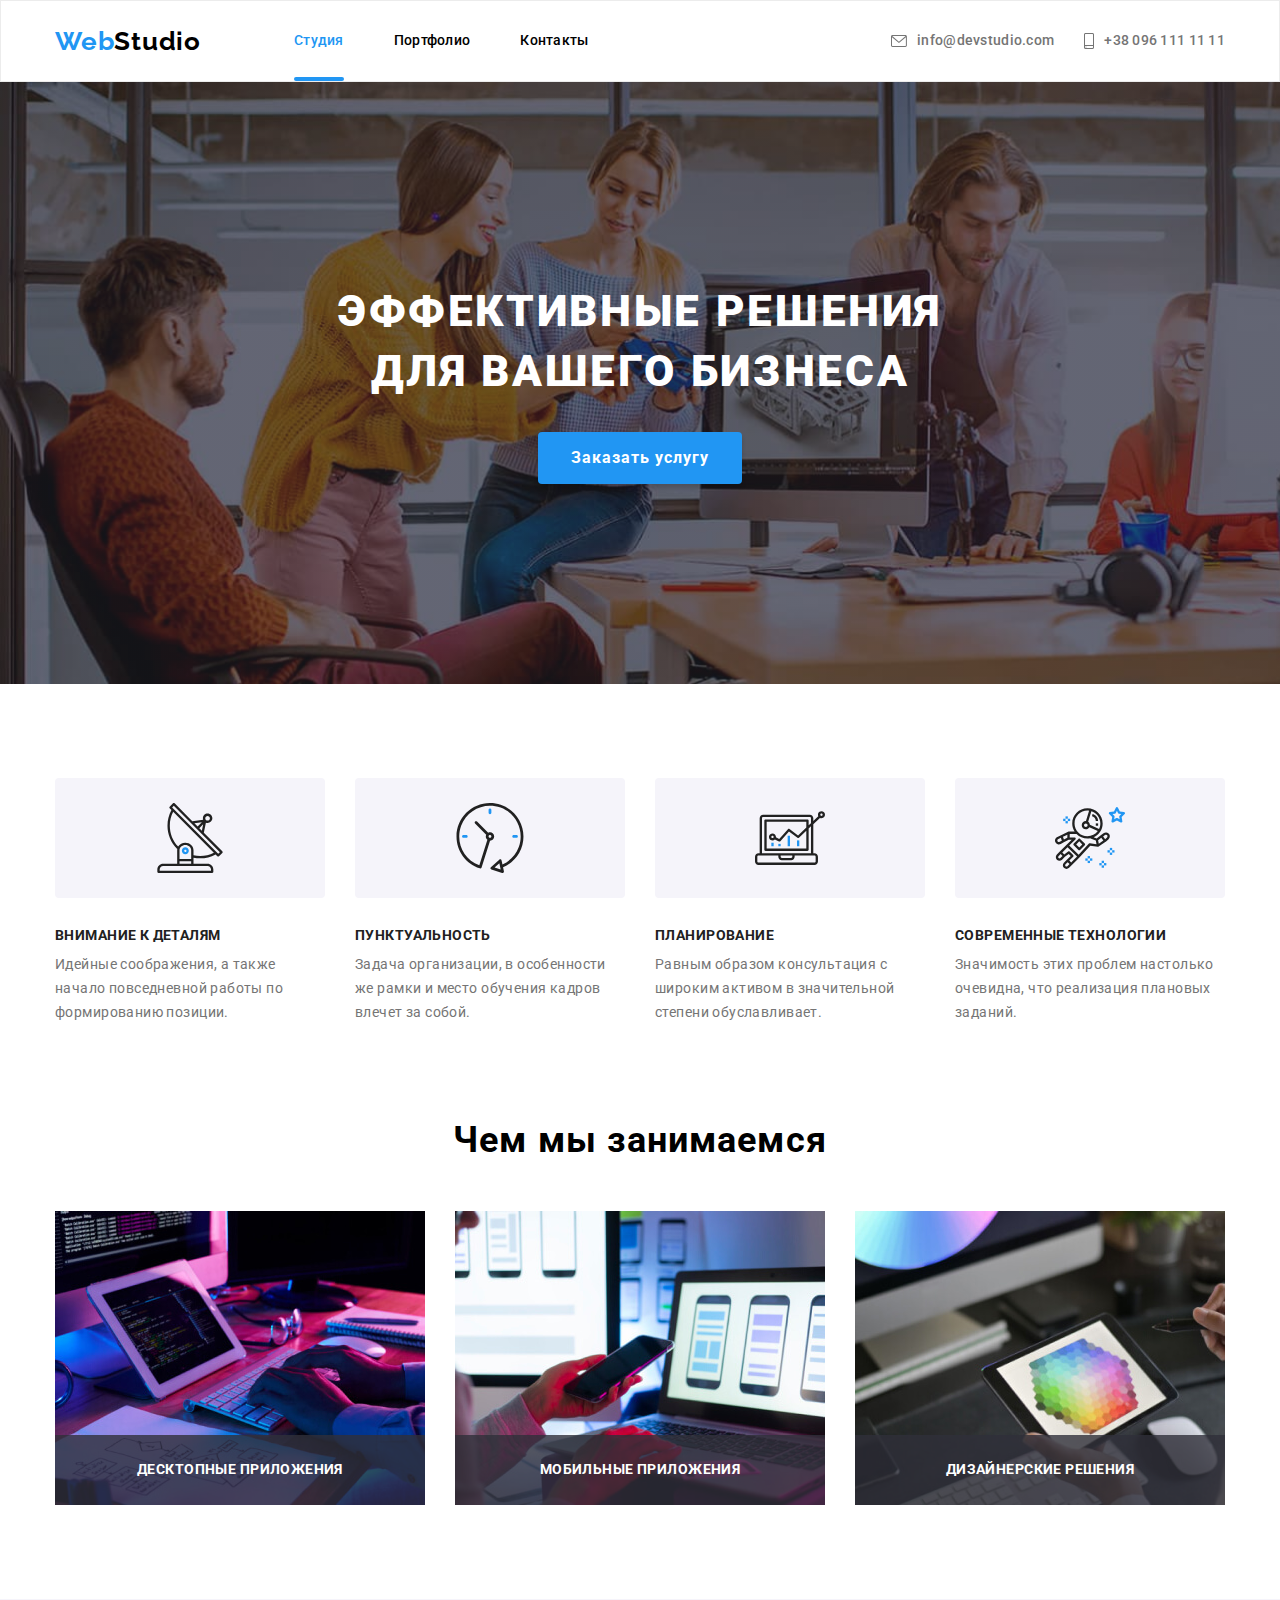
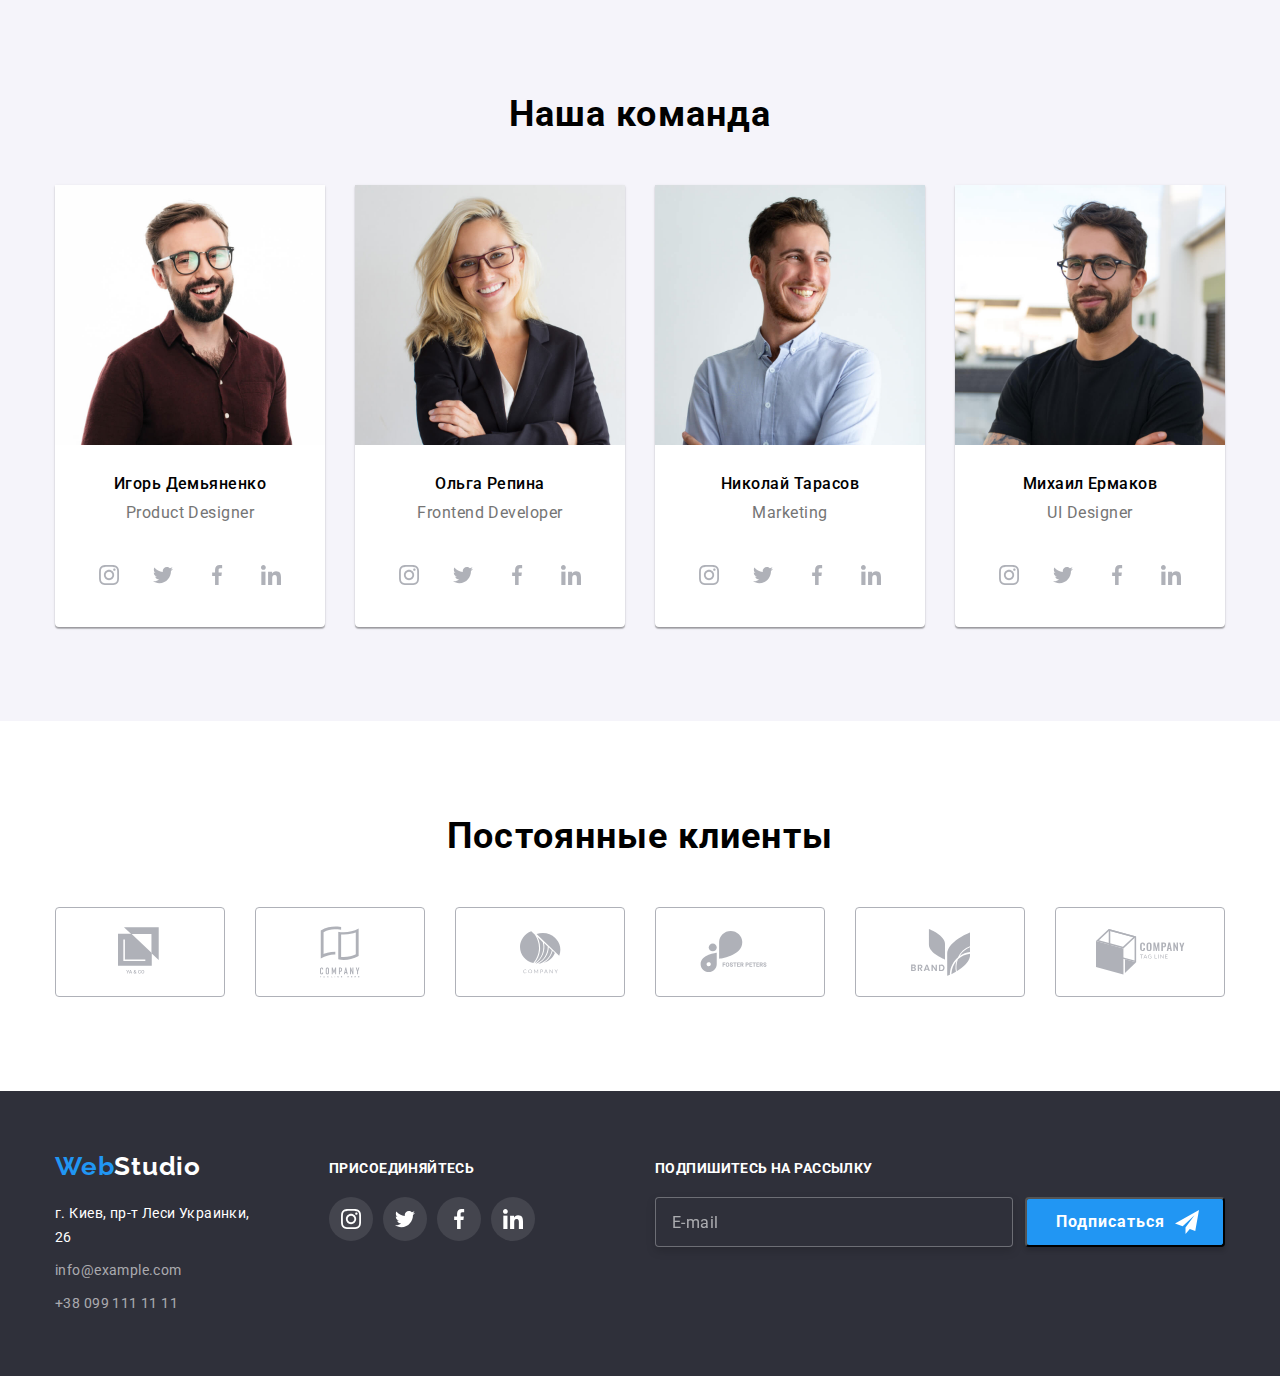
<file: index.html>
<!DOCTYPE html>
<html lang="ru">
<head>
    <meta charset="UTF-8">
    <meta name="viewport" content="width=device-width, initial-scale=1.0">
    <title>Document</title>
    <link rel="preconnect" href="https://fonts.gstatic.com">
    <link href="https://fonts.googleapis.com/css2?family=Raleway:wght@700&family=Roboto:wght@400;500;700;900&display=swap"
        rel="stylesheet">
    <link rel="stylesheet" href="https://cdnjs.cloudflare.com/ajax/libs/modern-normalize/1.0.0/modern-normalize.min.css">
    <link rel="stylesheet" href="./css/style.css"> 
      <link
    rel="stylesheet"
    href="https://cdnjs.cloudflare.com/ajax/libs/animate.css/4.1.1/animate.min.css"
  />
</head>
<body class="body">
   
    <header class="header"> <!-- Шапка сайта-->
        <div class="container">

        <nav class="main-nav"> <!-- Главный блок навигации -->
            
            <a href="./index.html" class="logo"> <!--"/" - вернуться на главную страницу-->
            Web<span class="logo-web">Studio</span></a>
            <ul class ="site-nav">
            <li class="item"><a href="" class="link current">Студия</a></li>
            <li class="item"><a href="./portfolio.html" class="link jaja">Портфолио</a></li>
            <li class="item"><a href="" class="link jaja">Контакты</a></li>
            </ul>
        </nav>
            <ul class="site-auth">
                <li class="item"><a href="mailto:info@devstudio.com" class="auth-list_link icon-mail">
                        <svg class="auth-list_icona">
                            <use href="./images/sprite.svg#mail"></use>
                        </svg>
                        info@devstudio.com</a></li>
                <li class="item"><a href="tel:+380961111111" class="auth-list_link icon-telephone">
                        <svg class="auth-list_iconb">
                            <use href="./images/sprite.svg#smartphone"></use>
                        </svg>+38 096 111 11 11</a></li>
            </ul>
            </div>
    </header>
<main>

     <!--Герой-->
        <section class="hero-section">
        <div class="container">
            <h1 class="hero-title">Эффективные решения для вашего бизнеса</h1>
            <button class="button animate__fadeInUp" data-modal-open>Заказать услугу</button>
        </div>
        </section>
        
                           <!--Advantages-->
    <section class="section advantages-section">
        <div class="container">
        <h2 class="visually-hidden">Наши преимущества</h2>
        <ul class="advantages-list">
            <li class="advantages-list-item icon-antena">
                <div class="advantages-icon">
                <a href="" class="advantages-icon_link">
                    <svg class="icon-list_icon" width="70" height="70">
                        <use href="./images/sprite.svg#antenna"></use>
                    </svg>
                </a>
                </div>

            <h3 class="advantages-title">Внимание к деталям</h3>
            <p class="advantages-content">Идейные соображения, а также начало повседневной работы по формированию позиции.</p>
            
        </li>

            <li class="advantages-list-item icon-clock">
                <div class="advantages-icon">
                    <a href="" class="advantages-icon_link">
                        <svg class="icon-list_icon" width="70" height="70">
                            <use href="./images/sprite.svg#clock"></use>
                        </svg>
                    </a>
                </div>
                <h3 class="advantages-title">Пунктуальность</h3>
                <p class="advantages-content">Задача организации, в особенности же рамки и место обучения кадров влечет за собой.</p>
            </li>

            <li class="advantages-list-item icon-diagram">
                <div class="advantages-icon">
                    <a href="" class="advantages-icon_link">
                        <svg class="icon-list_icon" width="70" height="70">
                            <use href="./images/sprite.svg#diagram"></use>
                        </svg>
                    </a>
                </div>
                <h3 class="advantages-title">Планирование</h3>
                <p class="advantages-content">Равным образом консультация с широким активом в значительной степени обуславливает.</p>
            </li> 

            <li class="advantages-list-item icon-astronaut">
                <div class="advantages-icon">
                    <a href="" class="advantages-icon_link">
                        <svg class="icon-list_icon" width="70" height="70">
                            <use href="./images/sprite.svg#astronaut"></use>
                        </svg>
                    </a>
                </div>
                <h3 class="advantages-title">Современные технологии</h3>
                <p class="advantages-content">Значимость этих проблем настолько очевидна, что реализация плановых заданий.</p>
            </li>
        </ul>
        </div>
    </section>
                      <!--Products-->
    <section class="section products-section">
        <div class="container">
        <h2 class="products-title">Чем мы занимаемся</h2>
        <ul class="product-list" >
        <li class="item">
            <div class="product-cover">
                <img src="./images/Notepad.jpg" alt="">
                <div class="product-cover_content">
                    <p>
                        Десктопные приложения
                    </p>
                </div>
            </div>
        </li>

        <li class="item">
        <div class="product-cover">
        <img src="./images/PhoneLaptop.jpg" alt="">
        <div class="product-cover_content">
            <p>
                Мобильные приложения
            </p>
        </div>
        </div>

        </li>
        <li class="item">
        <div class="product-cover">
        <img src="./images/Pixel.jpg" alt="">
        <div class="product-cover_content">
        <p>
            Дизайнерские решения
        </p>
        </div>
        </div>
        </li>
        </ul>
        </div>
    </section>
                        <!--Team-->
    <section class="section team-section">
        <div class="container">
        <h2 class="team-title">Наша команда</h2>
        <ul class="team-list">
        <li class="item">
            <img src="./images/Igor.jpg" alt="Игорь Демьяненко"  width="280" class="teammate-img">
            <h3 class="teammate-name">Игорь Демьяненко</h3>
            <p lang="en" class="teammate-position">Product Designer</p>
        <ul class="social-list">
            <li class="social-list_item">
                <a href="" class="social-list_link">
                    <svg class="social-list_icon">
                        <use href="./images/sprite.svg#instagram" aria-label="Share to instagram"></use>
                    </svg>
                </a>
            </li>
            <li class="social-list_item">
                <a href="" class="social-list_link">
                    <svg class="social-list_icon">
                        <use href="./images/sprite.svg#twitter" aria-label="Share to twitter"></use>
                    </svg>
                </a>
            </li>
            <li class="social-list_item">
                <a href="" class="social-list_link">
                    <svg class="social-list_icon">
                        <use href="./images/sprite.svg#facebook" aria-label="Share to facebook"></use>
                    </svg>
                </a>
            </li>
            <li class="social-list_item">
                <a href="" class="social-list_link">
                    <svg class="social-list_icon">
                        <use href="./images/sprite.svg#linkedin" aria-label="Share to linkedin"></use>
                    </svg>
                </a>
            </li>
        </ul>
        </li>
        <li class="item">
            <img src="./images/Olha.jpg" alt="Ольга Репина"  width="280" class="teammate-img">
            <h3 class="teammate-name">Ольга Репина</h3>
            <p lang="en" class="teammate-position">Frontend Developer</p>
            <ul class="social-list">
                <li class="social-list_item">
                    <a href="" class="social-list_link">
                        <svg class="social-list_icon">
                            <use href="./images/sprite.svg#instagram" aria-label="Share to instagram"></use>
                        </svg>
                    </a>
                </li>
                <li class="social-list_item">
                    <a href="" class="social-list_link">
                        <svg class="social-list_icon">
                            <use href="./images/sprite.svg#twitter" aria-label="Share to twitter"></use>
                        </svg>
                    </a>
                </li>
                <li class="social-list_item">
                    <a href="" class="social-list_link">
                        <svg class="social-list_icon">
                            <use href="./images/sprite.svg#facebook" aria-label="Share to facebook"></use>
                        </svg>
                    </a>
                </li>
                <li class="social-list_item">
                    <a href="" class="social-list_link">
                        <svg class="social-list_icon">
                            <use href="./images/sprite.svg#linkedin" aria-label="Share to linkedin"></use>
                        </svg>
                    </a>
                </li>
            </ul>
        </li>
        <li class="item">
            <img src="./images/Nikolay.jpg" alt="Николай Тарасов"  width="280" class="teammate-img">
            <h3 class="teammate-name">Николай Тарасов</h3>
            <p lang="en" class="teammate-position">Marketing</p>
        <ul class="social-list">
            <li class="social-list_item">
                <a href="" class="social-list_link">
                    <svg class="social-list_icon">
                        <use href="./images/sprite.svg#instagram" aria-label="Share to instagram"></use>
                    </svg>
                </a>
            </li>
            <li class="social-list_item">
                <a href="" class="social-list_link">
                    <svg class="social-list_icon">
                        <use href="./images/sprite.svg#twitter"  aria-label="Share to twitter"></use>
                    </svg>
                </a>
            </li>
            <li class="social-list_item">
                <a href="" class="social-list_link">
                    <svg class="social-list_icon">
                        <use href="./images/sprite.svg#facebook" aria-label="Share to facebook"></use>
                    </svg>
                </a>
            </li>
            <li class="social-list_item">
                <a href="" class="social-list_link">
                    <svg class="social-list_icon">
                        <use href="./images/sprite.svg#linkedin" aria-label="Share to linkedin"></use>
                    </svg>
                </a>
            </li>
        </ul>
        </li>
        <li class="item">
            <img src="./images/Michail.jpg" alt="Михаил Ермаков"  width="280" class="teammate-img">
            <h3 class="teammate-name">Михаил Ермаков</h3>
            <p lang="en" class="teammate-position">UI Designer</p>
        <ul class="social-list">
     <li class="social-list_item">
                <a href="" class="social-list_link">
                    <svg class="social-list_icon">
                        <use href="./images/sprite.svg#instagram" aria-label="Share to instagram"></use>
                    </svg>
                </a>
            </li>
          <li class="social-list_item">
                <a href="" class="social-list_link">
                    <svg class="social-list_icon">
                        <use href="./images/sprite.svg#twitter" aria-label="Share to twitter"></use>
                    </svg>
                </a>
            </li>
            <li class="social-list_item">
                <a href="" class="social-list_link">
                    <svg class="social-list_icon">
                        <use href="./images/sprite.svg#facebook" aria-label="Share to facebook"></use>
                    </svg>
                </a>
            </li>
          <li class="social-list_item">
                <a href="" class="social-list_link">
                    <svg class="social-list_icon">
                        <use href="./images/sprite.svg#linkedin" aria-label="Share to linkedin"></use>
                    </svg>
                </a>
            </li>
        </ul>
        </li>
        </ul>
        </div>
    </section>
                         <!--Clients-->
    <section class="section clients-section">
        <div class="container">
            <h2 class="clients-title">Постоянные клиенты</h2>
            <ul class="clients-list">
                <li class="clients-list_item">
                <a href="" class="clients-list_link">
                    <svg class="clients-list_icon" width="45" height="50">
                        <use href="./images/sprite.svg#logo-1"></use>
                    </svg>
                </a>
                </li>
                <li class="clients-list_item">
                    <a href="" class="clients-list_link">
                        <svg class="clients-list_icon" width="40" height="52">
                            <use href="./images/sprite.svg#logo-2"></use>
                        </svg>
                    </a>
                </li><li class="clients-list_item">
                    <a href="" class="clients-list_link">
                        <svg class="clients-list_icon" width="41" height="43">
                            <use href="./images/sprite.svg#logo-3"></use>
                        </svg>
                    </a>
                </li><li class="clients-list_item">
                    <a href="" class="clients-list_link">
                        <svg class="clients-list_icon" width="80" height="42">
                            <use href="./images/sprite.svg#logo-4"></use>
                        </svg>
                    </a>
                </li><li class="clients-list_item">
                    <a href="" class="clients-list_link">
                        <svg class="clients-list_icon" width="59" height="47">
                            <use href="./images/sprite.svg#logo-5"></use>
                        </svg>
                    </a>
                </li>
                <li class="clients-list_item">
                    <a href="" class="clients-list_link">
                        <svg class="clients-list_icon" width="89" height="46">
                            <use href="./images/sprite.svg#logo-6"></use>
                        </svg>
                    </a>
                </li>
            </ul>
        </div>
    </section>
    
</main>

                    <!--Footer-->
    <footer class="footer">
     <div class="container footer-conteiner_head">
     <div class="footer-list">
        <div class="footer-first_item">
        <a href="./index.html" class="logo">
            <!--"/" - вернуться на главную страницу-->
            Web<span class="logo-footer-accent">Studio</span>
        </a>
        <address>
            <ul class="footer-address-list">
            <li class="item"><a href="https://goo.gl/maps/9YoqFHSqJAAs1rC1A" target="_blank" class="footer-maps">г. Киев, пр-т Леси Украинки, 26</a></li>
            <li class="item"><a href="mailto:info@example.com" class="footer-link">info@example.com</a></li>
            <li class="item"><a href="tel:+380991111111" class="footer-link">+38 099 111 11 11</a></li>
            </ul>
        </address>
        </div>

        <div class="footer-second_item">
            <b class="footer-social_title">присоединяйтесь</b>
            <ul class="footer-list_social">
                <li class="footer-list_item">
                    <a href="" class="footer-list_link">
                        <svg class="footer-list_icon">
                            <use href="./images/sprite.svg#instagram"></use>
                        </svg>
                    </a>
                </li>
                <li class="footer-list_item">
                    <a href="" class="footer-list_link">
                        <svg class="footer-list_icon">
                            <use href="./images/sprite.svg#twitter"></use>
                        </svg>
                    </a>
                </li>
                <li class="footer-list_item">
                    <a href="" class="footer-list_link">
                        <svg class="footer-list_icon">
                            <use href="./images/sprite.svg#facebook"></use>
                        </svg>
                    </a>
                </li>
                <li class="footer-list_item">
                    <a href="" class="footer-list_link">
                        <svg class="footer-list_icon">
                            <use href="./images/sprite.svg#linkedin"></use>
                        </svg>
                    </a>
                </li>
            </ul>
        </div>
        <div class="footer-form_item">
            <b class="footer-form_title">Подпишитесь на рассылку</b>
            <div class="footer-form_input"><label for="text"></label>
            <input type="text" name="text" id="text" class="footer-input" placeholder="E-mail">
            <button type="submit" class="button-form"><svg class="button-form-icons">
                <use href="./images/sprite.svg#send"></use>
            </svg>Подпиcаться</button>
          
            </div>
        </div>

        </div>
        </div>
    </footer>
                        <!--Backdrop-->
    <div class="backdrop is-hidden" data-modal>
        <div class="modal">
            <button class="modal-button" data-modal-close>
                <svg class="vector_icon">
                    <use href="./images/sprite.svg#vector"></use>
                </svg>
            </button>
           <form action="" class="form"> 
               <p class="mode-title">Оставьте свои данные, мы вам перезвоним</p>
               
               <!--1:10:00 https://www.youtube.com/watch?v=Ssws6DoJ3oY&feature=youtu.be-->
                              
                <label class="form-field form-label">Имя
                <span class="icon-position"><input type="text" id="name" name="user_name" autofocus class="form-input">
                <svg class="form-icons">
                    <use href="./images/sprite.svg#person-form"></use>
                </svg>
                </span>
                </label>
 

            <!--ИЛИ <div class="form-field">
                    1:10:00 https://www.youtube.com/watch?v=Ssws6DoJ3oY&feature=youtu.be-->
                <!--             
                    <label for="name" class="form-label">Имя</label>
                    <svg class="form-icons">
                        <use href="./images/sprite.svg#person-form"></use>
                    </svg>
                    <input type="text" id="name" autofocus class="form-input">
                </div>-->
           
                <label class="form-field form-label">Телефон
                    <span class="icon-position">
                <input type="tell" name="tel" class="form-input">
                <svg class="form-icons">
                    <use href="./images/sprite.svg#phone-form"></use>
                </svg>
                </span>
            </label>

            
                <label for="mail" class="form-field">Почта
                    <span class="icon-position">
                <input type="email" name="email" id="mail" class="form-input">
                <svg class="form-icons">
                    <use href="./images/sprite.svg#form-mail_3"></use>
                </svg>
                </span>
                </label>
           
            <div class="form-field form-field_comment">
                <label for="comment">Комментарий</label>
                <textarea class="comment" name="comment" id="comment" rows="5" placeholder="Введите текст"></textarea>
            </div>
            
            <!--============Кастомный Checkbox================-->
            <label class="form-checkbox">
            <input class="checkbox" type="checkbox" name="policy" value="accept-policy">
            <span class="check-icon"></span>
            <!--<svg class="check-icon">
                <use href="./images/sprite.svg#check"></use>
            </svg>-->
            Соглашаюсь с рассылкой и принимаю <a href="" class="policy-info">Условия договора</a>
            </label>
        <!--===========Кастомный Checkbox END=============-->
            <button type="submit" class="mode-button">Отправить</button>

            </form>
            
        </div>
    </div>
        <!-- Ставим перед закрывающим тегом body (Java Script) -->
    <script src="./js/modal.js"></script>
                      
</body>
</html>
</file>
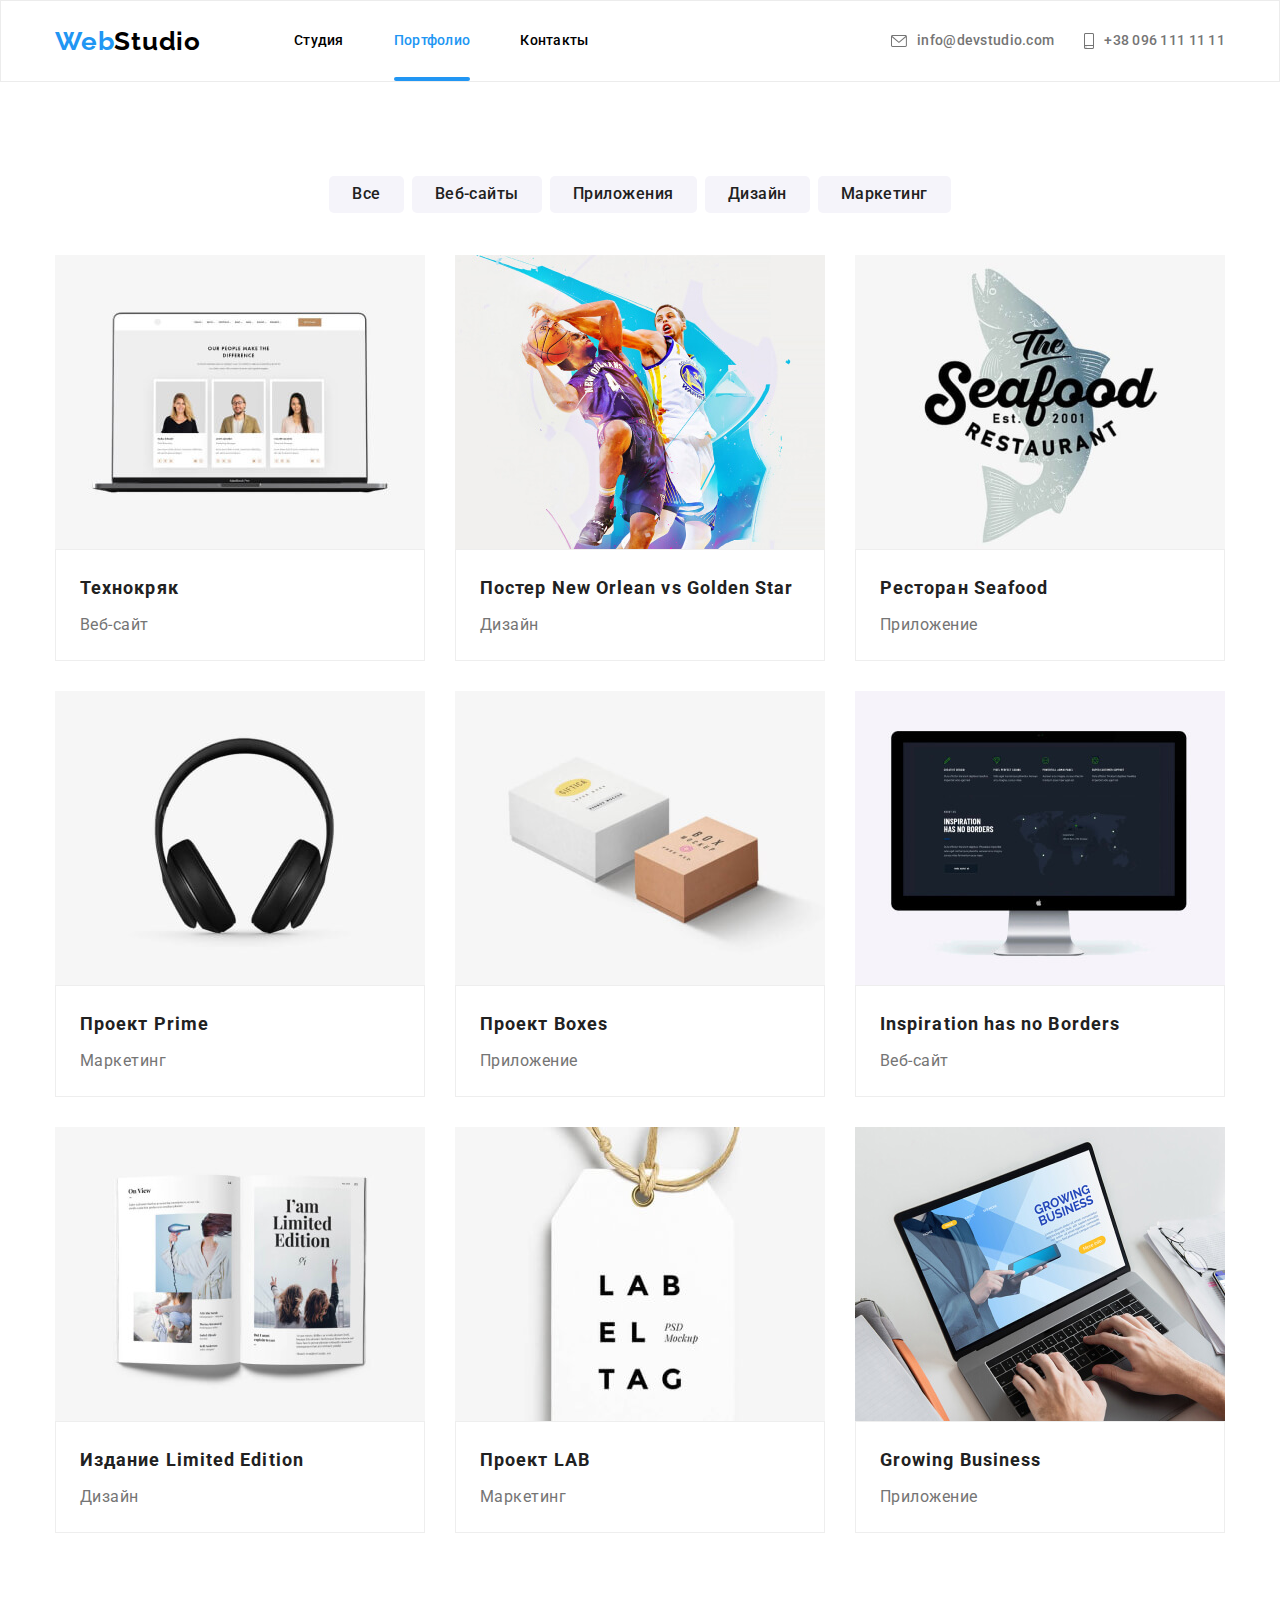
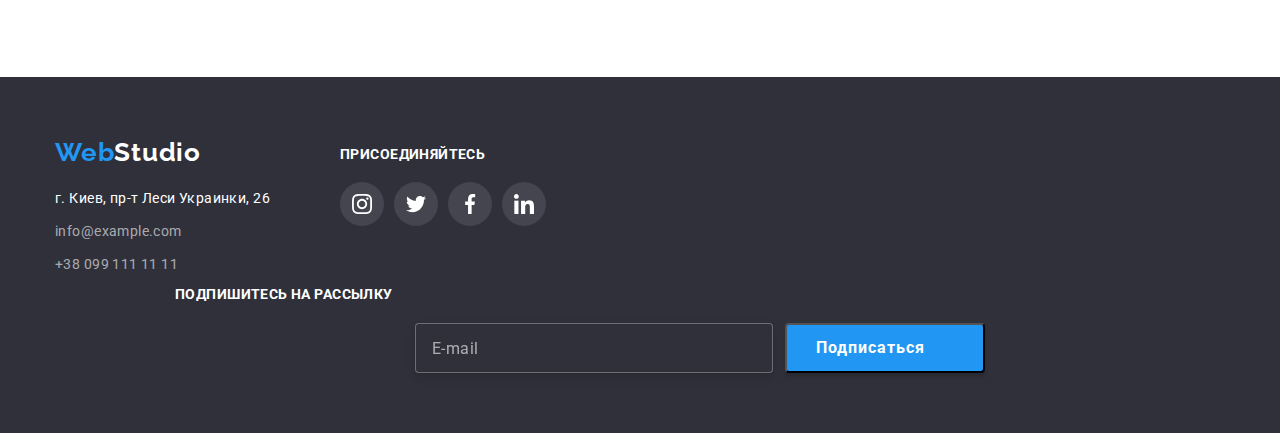
<file: portfolio.html>
<!DOCTYPE html>
<html lang="ru">

<head>
    <meta charset="UTF-8">
    <meta name="viewport" content="width=device-width, initial-scale=1.0">
    <title>Document</title>
    <link rel="preconnect" href="https://fonts.gstatic.com">
    <link
        href="https://fonts.googleapis.com/css2?family=Raleway:wght@700&family=Roboto:wght@400;500;700;900&display=swap"
        rel="stylesheet">
    <link rel="stylesheet"
        href="https://cdnjs.cloudflare.com/ajax/libs/modern-normalize/1.0.0/modern-normalize.min.css">
    <link rel="stylesheet" href="./css/style.css" />
</head>
<body class="body">

<header class="header">
    <!-- Шапка сайта-->
    <div class="container">

        <nav class="main-nav">
            <!-- Главный блок навигации -->

            <a href="./index.html" class="logo">
                <!--"/" - вернуться на главную страницу-->
                Web<span class="logo-web">Studio</span></a>
            <ul class="site-nav">
                <li class="item"><a href="./index.html" class="link">Студия</a></li>
                <li class="item"><a href="" class="link current">Портфолио</a></li>
                <li class="item"><a href="" class="link">Контакты</a></li>
            </ul>
        </nav>
        <ul class="site-auth">
            <li class="item"><a href="mailto:info@devstudio.com" class="auth-list_link icon-mail">
                    <svg class="auth-list_icona">
                        <use href="./images/sprite.svg#mail"></use>
                    </svg>
                    info@devstudio.com</a></li>
            <li class="item"><a href="tel:+380961111111" class="auth-list_link icon-telephone">
                    <svg class="auth-list_iconb">
                        <use href="./images/sprite.svg#smartphone"></use>
                    </svg>+38 096 111 11 11</a></li>
        </ul>
    </div>
</header>
   
    <main>
        <section class="section filter-section">
            <div class="container">
            <h1 class="visually-hidden">Портфолио</h1>
        <ul class="filter-buttom-list">
            <li class="item"><button type="button" class="filter-button">Все</button></li>
            <li class="item"><button type="button" class="filter-button">Веб-сайты</button></li>
            <li class="item"><button type="button" class="filter-button">Приложения</button></li>
            <li class="item"><button type="button" class="filter-button">Дизайн</button></li>
            <li class="item"><button type="button" class="filter-button">Маркетинг</button></li>
        </ul>
        <ul class="filter-list">
            <li class="filter-list-item">
                <a href="" class="filter-list_link">
            <div class="filter-thumb">
                    <img src="./images/portfolio.jpg" alt="Технокряк" width="370" class="filter-img">
            <div class="filter-cover">
                    <p>Технокряк это современная площадка распространения коронавируса. Компании используют эту платформу для цифрового
                        шпионажа и атак на защищённые сервера конкурентов</p>
                </div>
            </div>
                <div class="card-content">
                <h2 class="filter-experience">Технокряк</h2>
                <p class="filter-product">Веб-сайт</p>
                </div>
                </a>

            </li>
            <li class="filter-list-item">
                <a href="" class="filter-list_link">
                <div class="filter-thumb">
                    <img src="./images/portfolio2.jpg" alt="Постер New Orlean vs Golden Star" width="370" class="filter-img">
                <div class="filter-cover">
                    <p>Технокряк это современная площадка распространения коронавируса. Компании используют эту платформу для цифрового
                        шпионажа и атак на защищённые сервера конкурентов</p>
                </div>
            </div>
            <div class="card-content">
                <h2 class="filter-experience">Постер New Orlean vs Golden Star</h2>
                <p class="filter-product">Дизайн</p>
                </div>
                </a>
            </li>
            <li class="filter-list-item">
                <a href="" class="filter-list_link">
                <div class="filter-thumb">
                    <img src="./images/portfolio3.jpg" alt="Ресторан Seafood" width="370" class="filter-img">
                <div class="filter-cover">
                    <p>Технокряк это современная площадка распространения коронавируса. Компании используют эту платформу для цифрового
                        шпионажа и атак на защищённые сервера конкурентов</p>
                </div>
            </div>
            <div class="card-content">
                <h2 class="filter-experience">Ресторан Seafood</h2>
                <p class="filter-product">Приложение</p>
                </div>
                </a>
            </li>
            <li class="filter-list-item">
                <a href="" class="filter-list_link">
                <div class="filter-thumb">
                    <img src="./images/portfolio4.jpg" alt="Проект Prime" width="370" class="filter-img">
                <div class="filter-cover">
                    <p>Технокряк это современная площадка распространения коронавируса. Компании используют эту платформу для цифрового
                        шпионажа и атак на защищённые сервера конкурентов</p>
                </div>
            </div>
            <div class="card-content">
                <h2 class="filter-experience">Проект Prime</h2>
                <p class="filter-product">Маркетинг</p>
                </div>
                </a>
            </li>
            <li class="filter-list-item">
               <a href="" class="filter-list_link">
                <div class="filter-thumb">
                <img src="./images/portfolio5.jpg" alt="Проект Boxes" width="370" class="filter-img">
                <div class="filter-cover">
                    <p>Технокряк это современная площадка распространения коронавируса. Компании используют эту платформу для цифрового
                        шпионажа и атак на защищённые сервера конкурентов</p>
                </div>
            </div>
            <div class="card-content"><h2 class="filter-experience">Проект Boxes</h2>
                <p class="filter-product">Приложение</p>
                </div>
                </a>
            </li>
            <li class="filter-list-item">
               <a href="" class="filter-list_link">
                <div class="filter-thumb">
                <img src="./images/portfolio6.jpg" alt="Inspiration has no Borders" width="370" class="filter-img">
                <div class="filter-cover">
                    <p>Технокряк это современная площадка распространения коронавируса. Компании используют эту платформу для цифрового
                        шпионажа и атак на защищённые сервера конкурентов</p>
                </div>
            </div>
            <div class="card-content"><h2 class="filter-experience">Inspiration has no Borders</h2>
                <p class="filter-product">Веб-сайт</p>
                </div>
                </a>
            </li>
            <li class="filter-list-item">
               <a href="" class="filter-list_link">
                <div class="filter-thumb">
                <img src="./images/portfolio7.jpg" alt="Издание Limited Edition" width="370" class="filter-img">
                <div class="filter-cover">
                    <p>Технокряк это современная площадка распространения коронавируса. Компании используют эту платформу для цифрового
                        шпионажа и атак на защищённые сервера конкурентов</p>
                </div>
            </div>
            <div class="card-content"><h2 class="filter-experience">Издание Limited Edition</h2>
                <p class="filter-product">Дизайн</p>
                </div>
                </a>
            </li>
            <li class="filter-list-item">
               <a href="" class="filter-list_link">
                <div class="filter-thumb">
                <img src="./images/portfolio8.jpg" alt="Проект LAB" width="370" class="filter-img">
                <div class="filter-cover">
                    <p>Технокряк это современная площадка распространения коронавируса. Компании используют эту платформу для цифрового
                        шпионажа и атак на защищённые сервера конкурентов</p>
                </div>
            </div>
            <div class="card-content">
                <h2 class="filter-experience">Проект LAB</h2>
                <p class="filter-product">Маркетинг</p>
                </div>
                </a>
            </li>
            <li class="filter-list-item">
               <a href="" class="filter-list_link">
                <div class="filter-thumb">
                <img src="./images/portfolio9.jpg" alt="Growing Business" width="370" class="filter-img">
                <div class="filter-cover">
                    <p>Технокряк это современная площадка распространения коронавируса. Компании используют эту платформу для цифрового
                        шпионажа и атак на защищённые сервера конкурентов</p>
                </div>
            </div>
            <div class="card-content">
                <h2 class="filter-experience">Growing Business</h2>
                <p class="filter-product">Приложение</p>
                </div>
                </a>
            </li>
        </ul>
    </section>

    </main>
   
<!--Footer-->
<footer class="footer">
    <div class="container footer-conteiner_head">
        <div class="footer-list">
            <div class="footer-first_item">
                <a href="./index.html" class="logo">
                    <!--"/" - вернуться на главную страницу-->
                    Web<span class="logo-footer-accent">Studio</span>
                </a>
                <address>
                    <ul class="footer-address-list">
                        <li class="item"><a href="https://goo.gl/maps/9YoqFHSqJAAs1rC1A" target="_blank"
                                class="footer-maps">г. Киев, пр-т Леси Украинки, 26</a></li>
                        <li class="item"><a href="mailto:info@example.com" class="footer-link">info@example.com</a></li>
                        <li class="item"><a href="tel:+380991111111" class="footer-link">+38 099 111 11 11</a></li>
                    </ul>
                </address>
            </div>

            <div class="footer-second_item">
                <b class="footer-social_title">присоединяйтесь</b>
                <ul class="footer-list_social">
                    <li class="footer-list_item">
                        <a href="" class="footer-list_link">
                            <svg class="footer-list_icon">
                                <use href="./images/sprite.svg#instagram"></use>
                            </svg>
                        </a>
                    </li>
                    <li class="footer-list_item">
                        <a href="" class="footer-list_link">
                            <svg class="footer-list_icon">
                                <use href="./images/sprite.svg#twitter"></use>
                            </svg>
                        </a>
                    </li>
                    <li class="footer-list_item">
                        <a href="" class="footer-list_link">
                            <svg class="footer-list_icon">
                                <use href="./images/sprite.svg#facebook"></use>
                            </svg>
                        </a>
                    </li>
                    <li class="footer-list_item">
                        <a href="" class="footer-list_link">
                            <svg class="footer-list_icon">
                                <use href="./images/sprite.svg#linkedin"></use>
                            </svg>
                        </a>
                    </li>
                </ul>
            </div>
        </div>
            <div class="footer-form_item">
                <b class="footer-form_title">Подпишитесь на рассылку</b>
                <div class="footer-form_input"><label for="form"></label>
                    <input type="text" name="form" id="form" class="footer-input" placeholder="E-mail">
                    <button class="button-form">Подпиcаться</button>
                </div>
            </div>
    </div>
</footer>

</body>

</html>
</file>
<file: css/style.css>
:root {
  --primary-text-color: #212121;
  --title-text-color: #2196f3;
  --text-color: #757575;
  --hero-color: #ffffff;
  --footer-link-color: rgba(255, 255, 255, 0.6);
  --social-link-color: #afb1b8;
  --icon-background-color: #f5f4fa;
  --margin-set-gap: 30px;
}

*,
*::before,
*::after {
  box-sizing: border-box;
}
/*
*,
*::before,
*::after {
  box-sizing: inherit;
}*/

body {
  background-color: var(--hero-color);
  font-family: Roboto, sans-serif;
  margin: 0;
  width: 100%;
  justify-content: center;
}

/*приминяем ко всем спискам*/
ul {
  list-style: none;
  padding: 0;
  margin: 0;
}

/*убираем подчёркивание текста*/
a {
  text-decoration: none;
}
h1,
h2,
h3,
h4,
h5,
h6 {
  margin: 0;
}
p {
  margin: 0;
}

img {
  display: block; /*убираем зазор в 4 px*/
  max-width: 100%; /*растягивание не шире, чем оригинальный размер*/
  height: auto;
}

textarea {
  /*44:00 Для комментариев в модельном окне https://www.youtube.com/watch?v=Ssws6DoJ3oY&feature=youtu.be*/
  resize: none;
}

.container {
  margin-left: auto;
  margin-right: auto;
  width: 1200px;
  padding: 0 15px; /*или padding-left: 15px; padding-right: 15px;*/
}

/*/////////////////////HEADER///////////////////*/
.header {
  border: 1px solid #ececec;
}
.header .container {
  display: flex;
  align-items: center;
  justify-content: space-between;
}
.main-nav,
.site-nav {
  display: flex;
  align-items: center;
}
/*/ ///////////////LOGO////////////*/
.logo {
  color: var(--title-text-color);
  font-family: Raleway, cursive;
  font-weight: 700;
  font-size: 26px;
  line-height: 1.19;
  letter-spacing: 0.03em;
}

.main-nav .logo {
  margin-right: 93px;
}
.logo-web {
  color: #000000;
}

/*.logo-web:hover,
.logo-web:focus {
  color: var(--title-text-color);
}*/

/*///////////////SITE-NAV/////////*/

.site-nav .item + .item {
  /*альтернатива .site-nav .item:not(:last-child), но при использовании :last-child необходимо использовать - margin-right: 50px; */
  /*outline: 1px solid red;*/
  margin-left: 50px;
}
.site-nav .link {
  display: block;
  margin-top: 32px;
  padding-bottom: 32px;

  color: var(--primary-text-color);
  font-weight: 500;
  font-size: 14px;
  line-height: 1.14;
  letter-spacing: 0.02em;
  color: currentColor;
  position: relative;
}
.site-nav .link:hover,
.site-nav .link:focus {
  color: var(--title-text-color);
}
.site-nav .link.current {
  color: var(--title-text-color);
}

.site-nav .current::after,
.site-nav .link:hover::after,
.site-nav .link:focus::after {
  content: "";
  display: block;
  position: absolute;
  width: 100%;
  height: 4px;
  margin-top: 28px;
  background-color: currentColor;
  border-radius: 2px;
}

/*///////////////SITE-AUTH/////////////*/
.site-auth {
  display: flex;
  margin-left: auto;
  align-items: center;
}
.site-auth .item  + .item /*альтернатива .site-auth .item:not(:last-child). Только делает последним не правый, а левый элемент (от первого левого, который не учитывается).*/ {
  margin-left: 30px;
}
.site-auth .auth-list_link {
  color: var(--text-color);
  font-weight: 500;
  font-size: 14px;
  line-height: 1.14;
  letter-spacing: 0.02em;
}
.site-auth .auth-list_link:hover,
.site-auth .auth-list_link:focus {
  color: var(--title-text-color);
  fill: var(--title-text-color);
}
.auth-list_icona {
  width: 16px;
  height: 12px;
}

.auth-list_iconb {
  width: 10px;
  height: 16px;
}
.auth-list_icona,
.auth-list_iconb {
  fill: currentColor;
  margin-right: 10px;
}

.auth-list_link {
  display: flex;
  align-items: center;
}

.social-list_link:hover,
.social-list_link:focus {
  background-color: var(--title-text-color);
}

.social-list_link:hover .social-list_icon,
.social-list_link:focus .social-list_icon {
  fill: var(--hero-color);
}

/*Иконки через Before 
.icon-mail,
.icon-telephone {
  display: flex;
}*/
/*.icon-mail::before {
  content: "";
  display: block;
  background-image: url(../images/imgsprite/mail.svg);
  height: 12px;
  width: 16px;
  fill: currentColor;
}
.icon-telephone::before {
  content: "";
  display: block;
  background-image: url(../images/imgsprite/smartphone.svg);
  height: 16px;
  width: 10px;
  fill: currentColor;
}*/

/*.icon-mail:hover::before,
.icon-mail:focus::before,
.icon-telephone:hover::before,
.icon-telephone:focus::before {
  content: "";
  fill: var(--title-text-color);
}*/
/*Общее оформление текста*/

.section {
  font-weight: 700;
  font-size: 36px;
  line-height: 1.16;
  text-align: center;
  letter-spacing: 0.03em;
  padding-top: 94px;
  padding-bottom: 94px;
}
.products-title,
.team-title,
.clients-title {
  padding-bottom: 50px;
  font-family: Roboto;
  font-style: normal;
  font-weight: 700;
  font-size: 36px;
  line-height: 1.17;
  text-align: center;
  letter-spacing: 0.03em;
}

.team-title,
.clients-title {
  display: inline-block;
}

/*Hero*/
.hero-section {
  display: flex;
  margin: auto;
  margin-bottom: 0;
  background-color: #2f303a;
  text-align: center;
  justify-content: center;
  max-width: 1600px;
  min-height: 600px;
  background-image: linear-gradient(
      to right,
      rgba(47, 48, 58, 0.4),
      rgba(47, 48, 58, 0.4)
        /*59:00 https://www.youtube.com/watch?v=l7qT8Umnyuo&feature=youtu.be*/
    ),
    url(../images/hero.jpg);
  background-repeat: no-repeat; /*48:55 мин https://www.youtube.com/watch?v=VThG4A-4bJQ&feature=youtu.be*/
  /*background-position: center;*/
  background-size: cover;
}

.hero-section .container {
  display: block;
  justify-content: center;
  text-align: center; /*[HTML+CSS #30] Блочная модель/Flexbox. Q&A (26/11/2020) 1:48:21 https://www.youtube.com/watch?v=GezCqjS6SKo&feature=youtu.be*/
}

.hero-title {
  color: var(--hero-color);
  font-weight: 900;
  font-size: 44px;
  line-height: 1.36;
  text-align: center;
  letter-spacing: 0.06em;
  text-transform: uppercase;
  padding: 200px 252px;
  margin-left: auto;
  margin-right: auto;
  padding-bottom: 0px;
  margin-bottom: 0px;
  /*max-width: 696px;*/
  align-content: center;
  animation-duration: 1800ms;
}

/*Button*/
.button {
  color: var(--hero-color);
  background-color: var(--title-text-color);
  font-family: inherit;
  font-family: Roboto;
  font-weight: 700;
  font-size: 16px;
  line-height: 1.87;
  display: flex;
  align-items: center;
  letter-spacing: 0.06em;
  box-shadow: 0px 4px 4px rgba(0, 0, 0, 0.15);
  border-radius: 4px;
  display: inline-block;
  padding: 10px 32px;
  min-width: 50px;
  margin-top: 30px;
  margin-bottom: 200px;
  cursor: pointer;
  border: 1px solid transparent;
  outline: none;
  animation-duration: 2200ms;
}

.button:hover,
.button:focus {
  color: var(--title-text-color);
  background-color: var(--hero-color);
  font-family: inherit;
}

/*///////Наши преимуества(advantages)/////*/
/*advantages-title {}*/
/*1:17:40 https://www.youtube.com/watch?v=VThG4A-4bJQ&feature=youtu.be*/
.advantages-list {
  display: flex;
  flex-wrap: wrap; /*(29:42) https://www.youtube.com/watch?v=GezCqjS6SKo&feature=youtu.be*/
  margin-left: -30px;
  /*margin-top: -30px;*/
  text-align: start;
  /*  flex-wrap: wrap;
  margin-left: -10px;
  margin-top: -10px;
  flex-basis: calc(100% / 3 - 10px);*/
}

.advantages-list-item {
  /*https://drive.google.com/file/d/1mQW8d7rKEsReSolvmg-kIhsIiiTtFx5x/view*/
  flex-basis: calc(
    100% / 4 - 30px
  ); /*7:00:00 https://drive.google.com/file/d/1mQW8d7rKEsReSolvmg-kIhsIiiTtFx5x/view*/
  /*margin-top: 30px;*/
  margin-left: 30px;
}
.advantages-list-item:not(:first-child) {
  margin-left: 30px;
}
/*.advantages-list-item::before {
  display: block;
  content: "";
  height: 120px;
  border-radius: 4px;
  margin-bottom: 30px;
  background-size: 70px; /*33:00 https://www.youtube.com/watch?v=VThG4A-4bJQ&feature=youtu.be*/
/*background-repeat: no-repeat;
  background-position: center;
  background-color: #f5f4fa;
}

.icon-antena::before {
  /*Если через div и Sprite - 2:10:00 https://www.youtube.com/watch?v=l7qT8Umnyuo&feature=youtu.be*/
/* content: "";
  background-image: url(/images/imgsprite/antenna.svg);
}

.icon-clock::before {
  content: "";
  background-image: url(/images/imgsprite/clock.svg);
}

.icon-diagram::before {
  content: "";
  background-image: url(/images/imgsprite/diagram.svg);
}

.icon-astronaut::before {
  content: "";
  background-image: url(/images/imgsprite/astronaut.svg);
}
*/

/*ИЛИ .advantages-list-item:nth-child(1)::before {
  content: "";
  background-image: url(/images/imgsprite/antenna.svg);
}
.advantages-list-item:nth-child(2)::before {
  content: "";
  background-image: url(/images/imgsprite/clock.svg);
}
.advantages-list-item:nth-child(3)::before {
  content: "";
  background-image: url(/images/imgsprite/diagram.svg);
}
.advantages-list-item:nth-child(4)::before {
  content: "";
  background-image: url(/images/imgsprite/astronaut.svg);
}*/

/*.advantages-list-item:nth-child(2)::before {
  background-image: url(/images/imgsprite/clock.svg);
  height: 70px;
}*/

.visually-hidden {
  position: absolute;
  width: 1px;
  height: 1px;
  margin: -1px;
  border: 0;
  padding: 0;
  white-space: nowrap;
  clip-path: inset(100%);
  clip: rect(0 0 0 0);
  overflow: hidden;
}

.advantages-title {
  color: var(--primary-text-color);
  font-weight: 700;
  font-size: 14px;
  line-height: 1.14;
  letter-spacing: 0.03em;
  text-transform: uppercase;
  margin-top: 0px;
  margin-bottom: 10px;
}

.advantages-content {
  color: var(--text-color);
  font-size: 14px;
  line-height: 1.71;
  letter-spacing: 0.03em;
  margin-top: 0px;
  margin-bottom: 0px;
  font-weight: 400;
}

.advantages-icon_link {
  display: flex;
  justify-content: center;
  align-items: center;
  /*fill: var(--social-link-color);*/
  width: 270px;
  height: 120px;
  border-radius: 4px;
  background-color: var(--icon-background-color);
  margin-bottom: 30px;
}

.advantages-icon_link:hover,
.advantages-icon_link:focus {
  fill: var(--title-text-color);
  border: 1px solid var(--title-text-color);
}

/*Product*/

/*Значение products-title в общем оформлении текста*/
.section.products-section {
  padding-top: 0;
}
.product-list {
  display: flex;
  flex-wrap: wrap; /*6:50 https://drive.google.com/file/d/1mQW8d7rKEsReSolvmg-kIhsIiiTtFx5x/view*/
  margin-left: calc(-1 * var(--margin-set-gap));
  margin-top: calc(-1 * var(--margin-set-gap));
}
.product-list .item {
  flex-basis: calc(100% / 3 - var(--margin-set-gap));
  margin-left: var(--margin-set-gap);
  margin-top: var(--margin-set-gap);
}
.product-cover {
  /*ДЗ-5*/
  position: relative;
  display: flex;
}
.product-cover_content {
  /*ДЗ-5*/
  position: absolute;
  bottom: 0;
  left: 0;

  width: 370px;
  height: 70px;
  font-family: Roboto;
  font-style: normal;
  font-weight: bold;
  font-size: 14px;
  line-height: 1.14;
  text-align: center;
  letter-spacing: 0.03em;
  text-transform: uppercase;
  padding: 27px 82px;
  color: #ffffff;
  background: rgba(47, 48, 58, 0.8);
}
/*.product-list .item + .item {
  margin-left: 30px;
}*/

/*/////Team/////*/

.team-list {
  display: flex;
}
.team-list .item {
  display: inline-block;
  background: #ffffff;
  box-shadow: 0px 1px 3px rgba(0, 0, 0, 0.12), 0px 1px 1px rgba(0, 0, 0, 0.14),
    0px 2px 1px rgba(0, 0, 0, 0.2);
  border-radius: 0px 0px 4px 4px;
}

.team-list .item:not(:last-child) {
  margin-right: 30px;
}
/*.team-list {
  display: flex;
  margin-top: -30px;
  margin-left: -30px;
}
.team-list .item {
  flex-basis: calc(100%/4 - 30px);
  margin-top: 30px;
  margin-left: 30px;
  margin-bottom: 100px;
}*/

.teammate-img,
.teammate-position {
  margin-bottom: 30px;
}
.teammate-name {
  font-weight: 500;
  font-size: 16px;
  line-height: 1.18;
  text-align: center;
  letter-spacing: 0.03em;
  margin-bottom: 10px;
}
.teammate-position {
  font-weight: 400;
  color: var(--text-color);
  font-size: 16px;
  line-height: 1.18;
  text-align: center;
  letter-spacing: 0.03em;
}
.team-section {
  background-color: #f5f4fa;
  margin-bottom: 0px;
  width: 100%;
  box-sizing: none;
}
.team-list .item {
  background-color: var(--hero-color);
}
.social-list {
  display: flex;
  margin: 0px 32px 30px;
  justify-content: space-between;
}
.social-list_link {
  /*1:43:00 https://www.youtube.com/watch?v=l7qT8Umnyuo&feature=youtu.be*/
  display: flex;
  width: 44px;
  height: 44px;
  border-radius: 50%;
  justify-content: center;
  align-items: center;
  fill: var(--social-link-color);
}
.social-list_link:hover,
.social-list_link:focus {
  background-color: var(--title-text-color);
}

.social-list_link:hover .social-list_icon,
.social-list_link:focus .social-list_icon {
  fill: var(--hero-color);
}

.social-list_icon {
  width: 20px;
  height: 20px;
}

/*Clients*/
.clients-section {
  margin-top: 0px;
}
.clients-list {
  /*55:00 https://www.youtube.com/watch?v=ybsPTMtkQp4&feature=youtu.be*/
  padding: 0;
  margin: 0;
  list-style: none;
  display: flex;
}

.clients-list_link {
  display: flex;
  justify-content: center;
  align-items: center;
  fill: var(--social-link-color);
  width: 170px;
  height: 90px;
  border: 1px solid #afb1b8;
  border-radius: 4px;
}

.clients-list_item:not(:last-child) {
  margin-right: 30px;
}
.clients-list_link:hover,
.clients-list_link:focus {
  fill: var(--title-text-color);
  border: 1px solid var(--title-text-color);
}

/*Footer*/
.footer {
  padding-top: 60px;
  padding-bottom: 60px;
}
.footer-conteiner_items {
  display: flex;
}
.footer-container {
  margin-bottom: 20px;
}

.logo-footer-accent {
  color: #ffffff;
}

/*.logo-footer-accent:hover,
.logo-footer-accent:focus {
  color: var(--title-text-color);
}*/
.footer {
  background-color: #2f303a;
}
.footer-maps {
  color: var(--hero-color);
  font-style: normal;
  font-size: 14px;
  line-height: 1.71;
  letter-spacing: 0.03em;
}

.footer-link {
  color: var(--footer-link-color);
  font-style: normal;
  font-size: 14px;
  line-height: 1.71;
  letter-spacing: 0.03em;
}

.footer-address-list .item:not(:last-child) {
  margin-bottom: 9px;
}
.footer-address-list .item:first-child {
  margin-top: 20px;
}
.footer-list {
  display: flex;
}

.footer-first_item {
  margin-right: 70px;
}
/*!!!!!!!!!!footer-second_item!!!!!!!!!*/
.footer-second_item {
  width: 206px;
  display: block;
}
.footer-social_title {
  /*42:00 https://www.youtube.com/watch?v=8rDA1NfOqEs&feature=youtu.be*/
  display: inline-block;
  color: var(--hero-color);
  font-family: Roboto;
  font-style: normal;
  font-weight: 700;
  font-size: 14px;
  line-height: 1.14;
  letter-spacing: 0.03em;
  text-transform: uppercase;
  margin-bottom: 20px;
  padding-top: 10px;
}

.footer-list {
  display: flex;
}

.footer-list_social {
  display: flex;
}
.footer-list_link {
  /*1:43:00 https://www.youtube.com/watch?v=l7qT8Umnyuo&feature=youtu.be*/
  display: flex;
  width: 44px;
  height: 44px;
  border-radius: 50%;
  justify-content: center;
  align-items: center;
  fill: var(--hero-color);
  background-color: rgba(255, 255, 255, 0.1);
}
.footer-list_item:not(:last-child) {
  margin-right: 10px;
}

.footer-list_link:hover,
.footer-list_link:focus {
  background-color: var(--title-text-color);
  fill: var(--hero-color);
}

.footer-list_link:hover .footer-list_icon,
.footer-list_link:focus .footer-list_icon {
  fill: var(--hero-color);
}

.footer-list_icon {
  width: 20px;
  height: 20px;
}
/*============Form============*/

.footer-form_item {
  display: block;
  margin-left: 120px;
}
.footer-form_input {
  display: flex;
  justify-content: center;
  align-items: center;
}
.footer-input {
  display: flex;
  width: 358px;
  height: 50px;
  padding-left: 16px;
  /* padding-top: 15px;
  padding-bottom: 15px;*/

  border: 1px solid rgba(255, 255, 255, 0.3);
  box-sizing: border-box;
  filter: drop-shadow(0px 4px 4px rgba(0, 0, 0, 0.15));
  border-radius: 4px;
  margin-right: 12px;
  justify-content: center;
  align-items: center;
  background-color: #2f303a;
  color: #ffffff;
}

.footer-form_input input::placeholder {
  font-family: Roboto;
  font-style: normal;
  font-weight: normal;
  font-size: 16px;
  line-height: 1.25;
  letter-spacing: 0.03em;
  color: rgba(255, 255, 255, 0.6);
}

.footer-form_title {
  display: inline-block;
  font-family: Roboto;
  font-style: normal;
  font-weight: bold;
  font-size: 14px;
  line-height: 1.14;
  letter-spacing: 0.03em;
  text-transform: uppercase;

  color: #ffffff;
  margin-bottom: 20px;
  padding-top: 10px;
}

/*.button-form::after {
  content: "";
  display: inline-block;
  width: 24px;
  height: 24px;
  margin-left: 10px;
  background-image: url(/images/icon\ send.svg);
  background-size: contain;
  color: #ffffff;
}*/

.button-form {
  display: inline-flex;
  font-family: Roboto;
  font-style: normal;
  font-weight: bold;
  font-size: 16px;
  line-height: 1.87;
  /* identical to box height, or 187% */
  letter-spacing: 0.06em;
  color: #ffffff;
  width: 200px;
  height: 50px;
  background: #2196f3;
  box-shadow: 0px 4px 4px rgba(0, 0, 0, 0.15);
  border-radius: 4px;
  padding-left: 29px;

  align-items: center;
  cursor: pointer;
  position: relative;ы
}

.button-form-icons {
  position: absolute;
  width: 24px;
  height: 24px;
  top: 50%;
  right: 24px;
  transform: translateY(-50%);
  fill: #ffffff;
}

/*///////////////////Всплываюее окно///////////////*/

.backdrop {
  position: fixed;
  top: 0;
  left: 0;
  width: 100%;
  height: 100%;
  background-color: rgba(0, 0, 0, 0.2);
  /*
  background-color: rgba(33, 150, 243, 0.5)*/
  transition: opacity 250ms cubic-bezier(0.4, 0, 0.2, 1);
}

.backdrop.is-hidden {
  opacity: 0; /*Делаем элемент невидимым*/
  pointer-events: none; /*делаем возможность клика через элемент*/
}

.backdrop.is-hidden .modal {
  transform: translate(-50%, -50%) scale(0.9);
}
.modal {
  position: absolute;
  top: 50%;
  left: 50%;
  width: 528px;
  height: auto;
  background-color: var(--hero-color);
  box-shadow: 0px 1px 3px rgba(0, 0, 0, 0.12), 0px 1px 1px rgba(0, 0, 0, 0.14),
    0px 2px 1px rgba(0, 0, 0, 0.2);
  border-radius: 4px;
  transform: translate(-50%, -50%) scale(1);
  transition: transform 250ms cubic-bezier(0.4, 0, 0.2, 1);
}
.modal-button {
  position: absolute;
  width: 30px;
  height: 30px;
  top: 8px;
  right: 8px;
  color: #000000;
  background-color: var(--hero-color);
  border: 1px solid rgba(0, 0, 0, 0.1);
  box-sizing: border-box;
  border-radius: 50%;
  justify-content: center;
  align-items: center;
  cursor: pointer;
}

.modal-button:hover,
.modal-button:focus {
  fill: var(--title-text-color);
  box-shadow: none;
}

.vector_icon {
  width: 11px;
  height: 11px;
}

.form {
  width: 448px;
  display: block;
  margin-left: auto;
  margin-right: auto;
  margin-top: 40px;
  /*margin: 40px 40px 12px;*/
}
.mode-title {
  font-family: Roboto;
  font-style: normal;
  font-weight: 700;
  font-size: 20px;
  line-height: 1.15;
  text-align: center;
  letter-spacing: 0.03em;
  margin-bottom: 12px;
  color: #212121;
}

.form-field {
  display: flex;
  flex-direction: column; /*1:14:16 https://www.youtube.com/watch?v=Ssws6DoJ3oY&feature=youtu.be*/
  margin-bottom: 10px;
  font-family: Roboto;
  font-style: normal;
  font-weight: normal;
  font-size: 12px;
  line-height: 1.66;
  /* identical to box height */

  letter-spacing: 0.01em;

  color: #757575;
 
}

/* ИЛИ .form-field input {/*1:14:16 https://www.youtube.com/watch?v=Ssws6DoJ3oY&feature=youtu.be*/
/*width: 100%;
}*/

.icon-position {
   position: relative;
   margin-top: 4px;
}



.form-field input {
  width: 100%;
  height: 40px;
  padding: 11px 40px;
  border: 1px solid rgba(33, 33, 33, 0.2);
  border-radius: 4px;
  cursor: pointer;
  font-size: 14px; /*1:19:00 https://www.youtube.com/watch?v=Ssws6DoJ3oY&feature=youtu.be*/
}

.form-field input:focus {
  border: 1px solid #2196f3;

   outline: none;
}

/*ИЛИ*/

.form-field:focus-within > .form-input,
.form-field:focus-within > .comment {
  border: 1px solid #2196f3;
  border-radius: 4px;
    outline: none;
}

.form-field label {
  /*1:17:00 https://www.youtube.com/watch?v=Ssws6DoJ3oY&feature=youtu.be*/
  margin-bottom: 5px;
}

.form-icons {/*55:00https://www.youtube.com/watch?v=6_Fq4G1pZas&feature=youtu.be*/
  position: absolute;
  width: 18px;
  height: 18px;
  top: 50%;
  left: 12px;
  background-color: #ffffff;
  transform: translateY(-50%);
}

.form-input:focus + .form-icons,
.form-input:hover + .form-icons {
  fill: #2196f3;
}

.form-input:focus,
.form-input:hover,
.comment:focus,
.comment:hover {
  border: 1px solid #2196f3;
  border-radius: 4px;
}

/*.form-icons_mail {
  position: absolute;
  width: 18px;
  height: 18px;
  top: 70%;
  left: 10px;
  transform: translateY(-70%);
  filter: drop-shadow(0px 4px 4px rgba(0, 0, 0, 0.25));
}*/

/*.form-checkbox {
  display: flex;
  text-align: center;
  justify-content: center;
}*/
.form-checkbox {
  font-family: Roboto;
  font-style: normal;
  font-weight: 400;
  font-size: 14px;
  line-height: 1.71;
  /* identical to box height, or 171% */

  letter-spacing: 0.03em;

  color: #757575;
  text-align: center;
  justify-content: center;
  margin-top: 20px;
}
.policy-info {
  font-family: Roboto;
  font-style: normal;
  font-weight: 400;
  font-size: 14px;
  line-height: 1.71;
  /* identical to box height, or 171% */

  letter-spacing: 0.03em;
  text-decoration-line: underline;
  color: #2196f3;
  text-align: center;
  justify-content: center;
  margin-left: 5px;
}

.comment {
  width: 100%;
  height: 120px;
  font-family: Roboto;
  font-style: normal;
  font-weight: 400;
  font-size: 12px;
  line-height: 1.67;
  letter-spacing: 0.01em;
  padding: 12px 16px;
  border-radius: 4px;
  border: 1px solid rgba(33, 33, 33, 0.2);
  resize: none;/*невозможно растягивать ширину 1:18:00 https://www.youtube.com/watch?v=6_Fq4G1pZas&feature=youtu.be*/
}

.form-field textarea::placeholder {
  font-family: Roboto;
  font-style: normal;
  font-weight: normal;
  font-size: 14px;
  line-height: 1.14px;
  letter-spacing: 0.01em;
  color: rgba(117, 117, 117, 0.5);
  padding-top: 8px;
}



/*.form-checkbox input[type="checkbox"] {
  width: 16px;
  height: 15px;
  border: #212121;
}*/

/*.checkbox:checked {
  -webkit-appearance: none; /*1:20:00 https://www.youtube.com/watch?v=wahf3ZcDxV4&feature=youtu.be*/
/* -moz-appearance: none;
  appearance: none;
  width: 16px;
  height: 15px;
}*/

/*===================Кастомный Checkbox==================*/
/*ИЛИ 1:24:00 https://www.youtube.com/watch?v=6_Fq4G1pZas&feature=youtu.be*/
.form-checkbox {
  display: flex;
  align-items: center;
}

.checkbox {
  -webkit-appearance: none; /*1:20:00 https://www.youtube.com/watch?v=wahf3ZcDxV4&feature=youtu.be*/
  -moz-appearance: none;
  appearance: none;
  position: absolute;
}
.check-icon {
  /*1:36:00https://www.youtube.com/watch?v=wahf3ZcDxV4&feature=youtu.be*/

  display: inline-block;
  width: 16px;
  height: 15px;

  border-radius: 4px;
  border: 2px solid #000000;
  margin-right: 7px;
}

.checkbox:checked + .check-icon {
  /*1:36:00https://www.youtube.com/watch?v=wahf3ZcDxV4&feature=youtu.be*/

  background-color: #2196f3;
  background-image: url(../images/checkplus.svg);
  background-size: contain;
  background-origin: border-box;
  border-color: transparent;
  color: #ffffff;

  border: 1px solid #000000;
  border-color: #2196f3;
  box-sizing: border-box;
  border-radius: 2px;
}



/*===================Кастомный Checkbox END==================*/

.mode-button {
  display: inline-block;
  margin-top: 30px;
  margin-left: 140px;
  margin-bottom: 40px;
  width: 200px;
  border-radius: 4px;
  color: var(--hero-color);
  background-color: var(--title-text-color);
  font-family: inherit;
  font-family: Roboto;
  font-weight: 700;
  font-size: 16px;
  line-height: 1.87;
  letter-spacing: 0.06em;
  border-radius: 4px;
  padding: 10px 32px;
  border: 1px solid #2196f3;
  outline: inherit;
  cursor: pointer;
  box-shadow: 0px 1px 3px rgba(0, 0, 0, 0.12), 0px 1px 1px rgba(0, 0, 0, 0.14),
    0px 2px 1px rgba(0, 0, 0, 0.2);
  border-radius: 4px;
}

.form-field:focus-within > .form-icons,
.form-field:focus-within > .form-icons_mail {
  fill: #2196f3;
  border: 1px solid #2196f3;
}




/*/////////////////////portfolio.html////////////////////////*/

/*filter*/
.filter-section {
  margin-bottom: 50px;
}

.filter-buttom-list {
  display: flex;
  justify-content: center;
  margin-bottom: 34px;
  padding-bottom: 8px;
}

.filter-button {
  color: var(--primary-text-color);
  background-color: #f5f4fa;
  font-weight: 500;
  font-size: 16px;
  line-height: 1.43;
  text-align: center;
  letter-spacing: 0.03em;
  display: block;
  text-align: center;
  /*outline: 1px solid red;*/
  min-width: 50px;
  text-align: center;
  padding: 6px 22px;
  border-radius: 5px; /*задаёт округление кнопки*/
  border: 1px solid transparent;
  outline: none; /*убираем рамку*/
}

.filter-buttom-list .item + .item {
  margin-left: 8px;
}

.filter-button:hover,
.filter-button:focus {
  color: var(--hero-color);
  background-color: var(--title-text-color);
  font-family: inherit;
  box-shadow: 0px 4px 4px rgba(0, 0, 0, 0.25);
}

.filter-list {
  display: flex;
  flex-wrap: wrap; /*Позволяем элементам перепрыгивать на другие строки, которые по умолчанию располагаются сверху вниз (вдоль поперечной оси).*/
  margin-top: -30px;
  margin-left: -30px;
}

.card-content {
  border: 1px solid #eeeeee;
  padding: 20px 24px;
}

.filter-list-item {
  /*57:00https://www.youtube.com/watch?v=c32Jb9Ejz4k&feature=youtu.be*/
  flex-basis: calc(100% / 3 - 30px); /*width: calc(
    100%-60px / 3*/
  /*Модуль 3. Вебинар №6. Flexbox 1:00:00 (1:16:00)*/
  /*margin-bottom: 30px;
  margin-right: 30px;*/
  margin-top: 30px;
  margin-left: 30px;
  text-align: start;
} /*100%строки; 60px- суммарное значение 2 маржинов по 30px каждый в одной строке (2 маржина между 3-х элементов) / 3-количество элементов в строке*/

.filter-list_link:hover,
.filter-list_link:focus {
  background: var(--hero-color);
  box-shadow: 0px 1px 1px rgba(0, 0, 0, 0.12), 0px 4px 4px rgba(0, 0, 0, 0.06),
    1px 4px 6px rgba(0, 0, 0, 0.16);
}
.filter-thumb {
  /*ДЗ-5*/
  position: relative;
  overflow: hidden;
}

/*.filter-thumb::before {
  /*Наведение на картинку, не на блок(карточку с имененм)*/
/*content: "";
  display: inline-block;
  position: absolute;
  width: 100%;
  height: 100%;
  top: 0;
  left: 0;
  transform: translateY(+100%);
  background-color: chartreuse;
  overflow: hidden;
  /*opacity: 0;*/
/*}*/
/*.filter-thumb:hover::before {
  /*opacity: 1;*/
/* transform: translateY(0);
}*/
.filter-cover {
  position: absolute;
  /*transform: translate(-50%, -50%);*/
  top: 0;
  left: 0;
  width: 100%;
  height: 100%;
  font-family: Roboto;
  font-style: normal;
  font-weight: normal;
  font-size: 18px;
  line-height: 1.55;
  color: var(--hero-color);
  background-color: rgba(33, 150, 243, 0.9);
  /* or 156% */
  letter-spacing: 0.03em;
  /*opacity: 0;*/
  /*transition: 250ms opacity linear;*/
  padding: 63px 24px;
  transform: translateY(+100%);
  transition: transform 250ms cubic-bezier(0.4, 0, 0.2, 1);
}

.filter-list_link {
  display: block;
}
/*transition: transform background-color 250ms cubic-bezier(0.4, 0, 0.2, 1)*/
/*,
    transform color 250ms cubic-bezier(0.4, 0, 0.2, 1)*/
/*transition-delay: 250ms;*/
/*ИЛИ transition-property: background-color;
  transition-duration: 250ms;
  transition-timing-function: cubic-bezier(0.4, 0, 0.2, 1);*/

.filter-list_link:hover .filter-cover,
.filter-list_link:focus .filter-cover {
  /*transform: translate(-20px);*/
  /*opacity: 1;*/
  transform: translateY(0);
}

/*.filter-list-item::before {
  display: inline-block;
  position: absolute;
}
.filter-img {
}*/

.filter-list-item:nth-child(3n) {
  margin-right: 0;
}
/*ИЛИ
width: 370px;
  margin-right: 30px;
}
.filter-list-item:nth-child(3n) {
  margin-right: 0;
}
.filter-list-item:nth-child(-n + 3) {
  margin-right: 0;*/

.filter-experience {
  color: var(--primary-text-color);
  font-style: normal;
  font-weight: bold;
  font-size: 18px;
  line-height: 2;
  letter-spacing: 0.06em;
  margin-bottom: 4px;
}

.filter-product {
  color: var(--text-color);
  font-style: normal;
  font-weight: normal;
  font-size: 16px;
  line-height: 1.87;
  letter-spacing: 0.03em;
}
</file>
